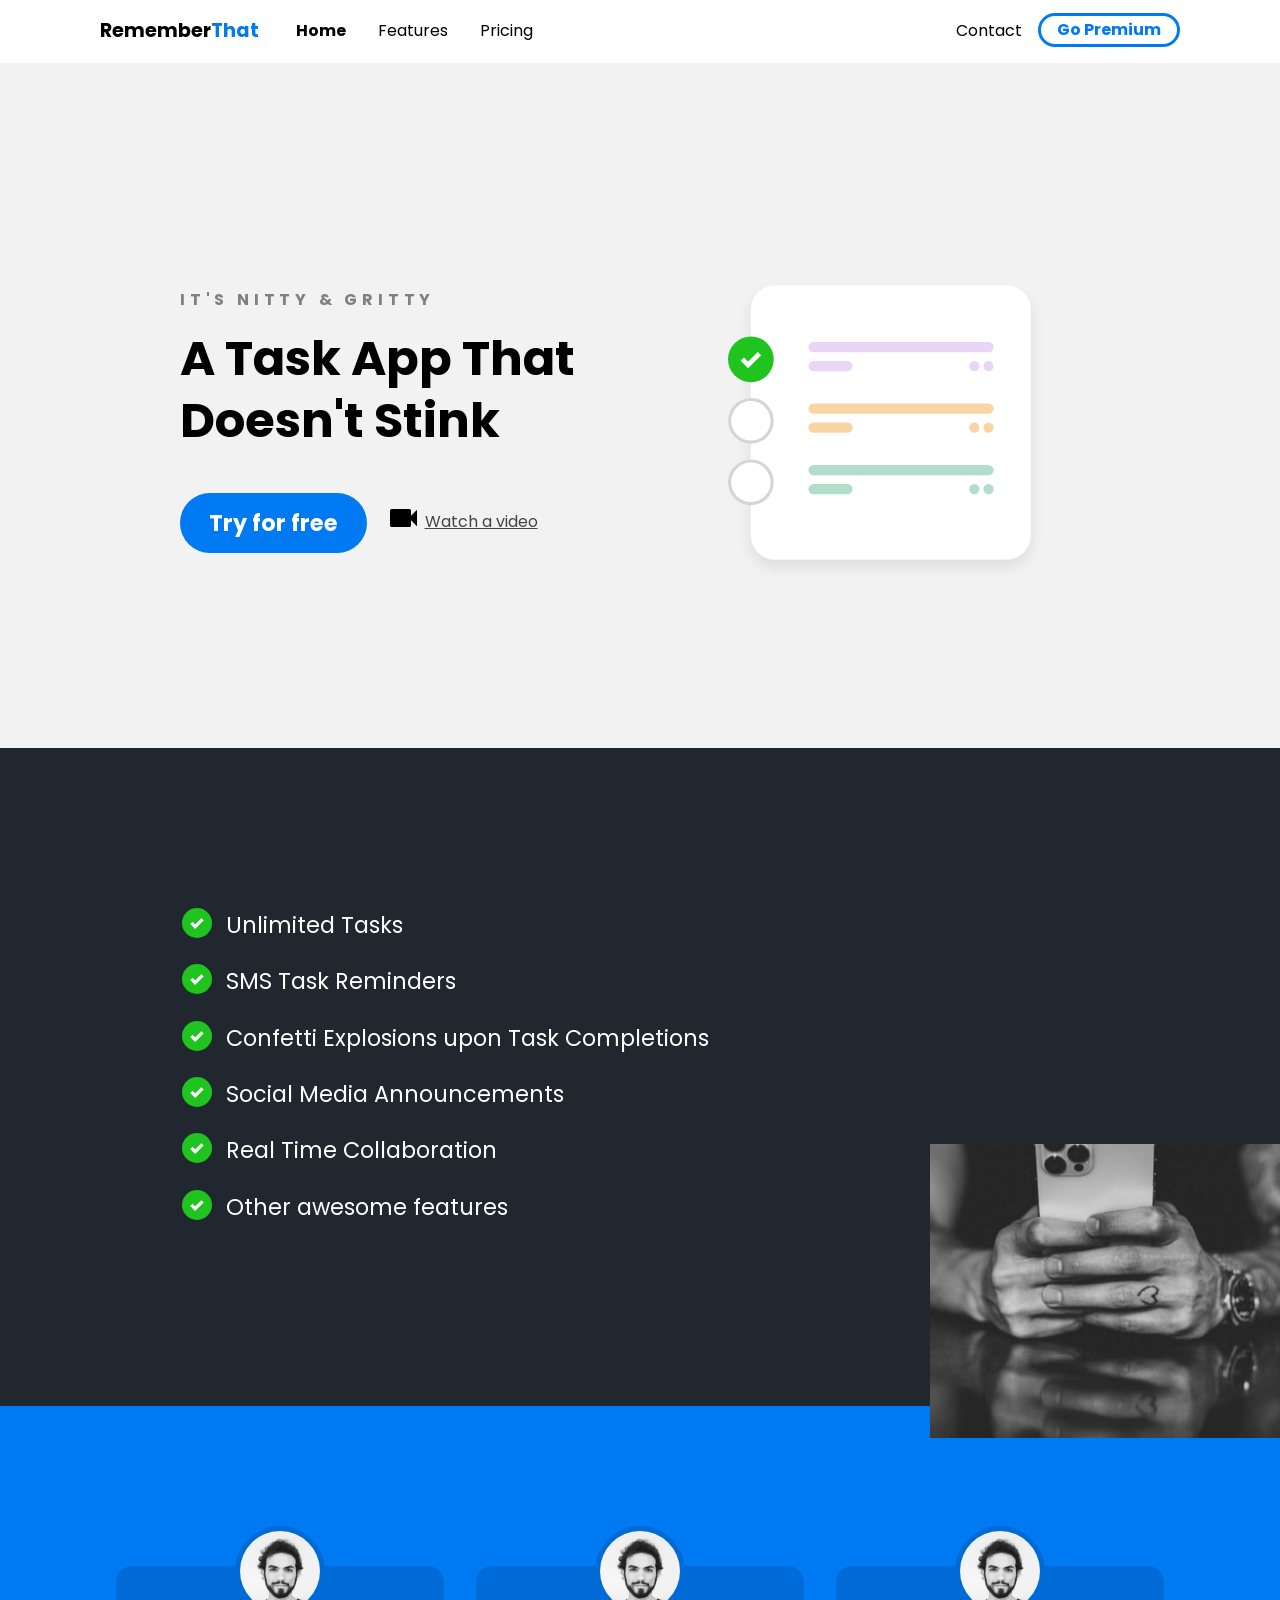
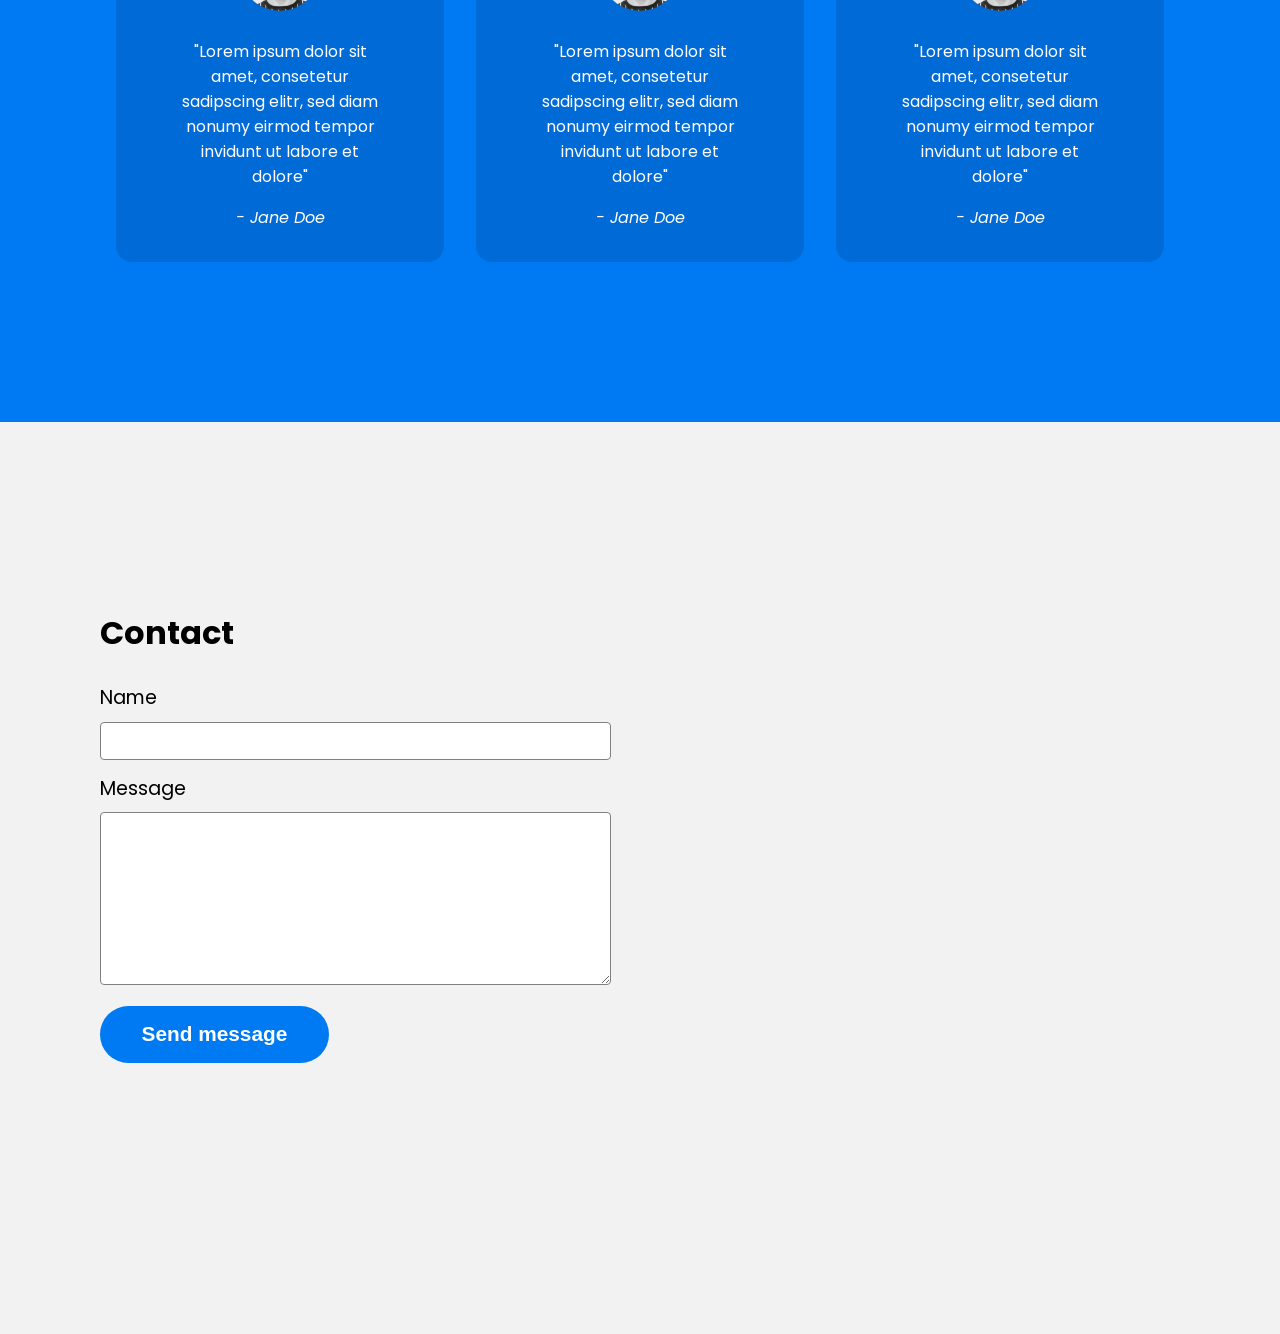
<file: Images/index.html>
<!DOCTYPE html>
<html lang="en">
<head>
    <meta charset="UTF-8">
    <meta name="viewport" content="width=device-width, initial-scale=1.0">
    <title>The 2021 Frontend Developer Crash Course</title>
    <link rel="stylesheet" href="css/main.css">
</head>
<body>
    <div class="navbar">
        <div class="container">
            <a class="logo" href="#">Remember<span>That</span></a>

            <img id="mobile-cta" class="mobile-menu" src="images/menu.svg" alt="Open Navigation">

            <nav>
                <img id="mobile-exit" class="mobile-menu-exit" src="images/exit.svg" alt="Close Navigation">
                
                <ul class="primary-nav">
                    <li class="current"><a href="#">Home</a></li>
                    <li><a href="#">Features</a></li>
                    <li><a href="#">Pricing</a></li>
                </ul>

                <ul class="secondary-nav">
                    <li><a href="#">Contact</a></li>
                    <li class="go-premium-cta"><a href="#">Go Premium</a></li>
                </ul>
            </nav>
        </div>
    </div>

    <section class="hero">
        <div class="container">
            <div class="left-col">
                <p class="subhead">It's Nitty &amp; Gritty</p>
                <h1>A Task App That Doesn't Stink</h1>

                <div class="hero-cta">
                    <a href="#" class="primary-cta">Try for free</a>
                    <a href="#" class="watch-video-cta">
                        <img src="images/watch.svg" alt="Watch a video">Watch a video
                    </a>
                </div>
            </div>

            <img src="images/illustration.svg" class="hero-img" alt="Illustration">
        </div>
    </section>

    <section class="features-section">
        <div class="container">
            <ul class="features-list">
                <li>Unlimited Tasks</li>
                <li>SMS Task Reminders</li>
                <li>Confetti Explosions upon Task Completions</li>
                <li>Social Media Announcements</li>
                <li>Real Time Collaboration</li>
                <li>Other awesome features</li>
            </ul>

            <img src="images/holding-phone.jpg" alt="Man holding phone">
        </div>
    </section>

    <section class="testimonials-section">
        <div class="container">
            <ul>
                <li>
                    <img src="images/person.jpg" alt="Person">

                    <blockquote>"Lorem ipsum dolor sit amet, consetetur sadipscing elitr, sed diam nonumy eirmod tempor invidunt ut labore et dolore"</blockquote>
                    <cite>- Jane Doe</cite>
                </li>
                <li>
                    <img src="images/person.jpg" alt="Person">

                    <blockquote>"Lorem ipsum dolor sit amet, consetetur sadipscing elitr, sed diam nonumy eirmod tempor invidunt ut labore et dolore"</blockquote>
                    <cite>- Jane Doe</cite>
                </li>
                <li>
                    <img src="images/person.jpg" alt="Person">

                    <blockquote>"Lorem ipsum dolor sit amet, consetetur sadipscing elitr, sed diam nonumy eirmod tempor invidunt ut labore et dolore"</blockquote>
                    <cite>- Jane Doe</cite>
                </li>
            </ul>
        </div>
    </section>

    <section class="contact-section">
        <div class="container">
            <div class="contact-left">
                <h2>Contact</h2>

                <form action="">
                    <label for="name">Name</label>
                    <input type="text" id="name" name="name">

                    <label for="message">Message</label>
                    <textarea name="message" id="message" cols="30" rows="10"></textarea>

                    <input type="submit" class="send-message-cta" value="Send message">
                </form>
            </div>
            <div class="contact-right">
                <iframe src="https://www.google.com/maps/embed?pb=!1m18!1m12!1m3!1d26430.393553120906!2d-118.43209796322542!3d34.10028430183922!2m3!1f0!2f0!3f0!3m2!1i1024!2i768!4f13.1!3m3!1m2!1s0x80c2bc35fbd217ef%3A0xcf1ef9352700d95c!2sBeverly%20Hills%2C%20CA%2090210!5e0!3m2!1sen!2sus!4v1611702818717!5m2!1sen!2sus" width="600" height="450" frameborder="0" style="border:0;" allowfullscreen="" aria-hidden="false" tabindex="0"></iframe>
            </div>

        </div>
    </section>

    <script>

        const mobileBtn = document.getElementById('mobile-cta')
              nav = document.querySelector('nav')
              mobileBtnExit = document.getElementById('mobile-exit');

        mobileBtn.addEventListener('click', () => {
            nav.classList.add('menu-btn');
        })

        mobileBtnExit.addEventListener('click', () => {
            nav.classList.remove('menu-btn');
        })



    </script>

</body>
</html>
</file>
<file: Images/css/main.css>
@import url("https://fonts.googleapis.com/css2?family=Poppins:wght@400;700&display=swap");
:root {
  --primary-color: #007AF3;
}

body {
  background: #F2F2F2;
  margin: 0;
  font-family: 'Poppins';
}

.navbar {
  background: white;
  padding: 1em;
}

.navbar .logo {
  text-decoration: none;
  font-weight: bold;
  color: black;
  font-size: 1.2em;
}

.navbar .logo span {
  color: var(--primary-color);
}

.navbar nav {
  display: none;
}

.navbar .container {
  display: -webkit-box;
  display: -ms-flexbox;
  display: flex;
  place-content: space-between;
}

.navbar .mobile-menu {
  cursor: pointer;
}

a {
  color: #444444;
}

ul {
  list-style-type: none;
  margin: 0;
  padding: 0;
}

section {
  padding: 5em 2em;
}

.hero {
  text-align: center;
}

.left-col .subhead {
  text-transform: uppercase;
  font-weight: bold;
  color: gray;
  letter-spacing: .3em;
}

.left-col h1 {
  font-size: 2.5em;
  line-height: 1.3em;
  margin-top: .2em;
}

.left-col .primary-cta {
  background: var(--primary-color);
  color: white;
  text-decoration: none;
  padding: .6em 1.3em;
  font-size: 1.4em;
  border-radius: 5em;
  font-weight: bold;
  display: inline-block;
}

.left-col .watch-video-cta {
  display: block;
  margin-top: 1em;
}

.left-col .watch-video-cta img {
  margin-right: .5em;
}

.hero-img {
  width: 70%;
  margin-top: 3em;
}

section.features-section {
  background: #20272E;
  color: white;
}

ul.features-list {
  margin: 0;
  padding-left: .1em;
  display: -ms-grid;
  display: grid;
  -ms-grid-columns: (minmax(19rem, 1fr))[auto-fit];
      grid-template-columns: repeat(auto-fit, minmax(19rem, 1fr));
}

ul.features-list li {
  font-size: 1.1em;
  margin-bottom: 1em;
  margin-left: 2em;
  position: relative;
}

ul.features-list li:before {
  content: '';
  left: -2em;
  position: absolute;
  width: 20px;
  height: 20px;
  background-image: url("../images/bullet.svg");
  background-size: contain;
  margin-right: .5em;
}

.features-section img {
  display: none;
}

.testimonials-section {
  background: var(--primary-color);
  color: white;
}

.testimonials-section li {
  background: #006BD6;
  text-align: center;
  padding: 2em 1em;
  width: 80%;
  margin: 0 auto 5em auto;
  border-radius: 1em;
}

.testimonials-section li img {
  width: 5em;
  height: 5em;
  border: 5px solid #006BD6;
  border-radius: 50%;
  margin-top: -4.5em;
}

h2 {
  font-size: 2em;
}

label {
  display: block;
  font-size: 1.2em;
  margin-bottom: .5em;
}

input, textarea {
  width: 100%;
  padding: .8em;
  margin-bottom: 1em;
  border-radius: .3em;
  border: 1px solid gray;
  -webkit-box-sizing: border-box;
          box-sizing: border-box;
}

input[type="submit"] {
  background-color: var(--primary-color);
  color: white;
  font-weight: bold;
  font-size: 1.3em;
  border: none;
  margin-bottom: 5em;
  border-radius: 5em;
  display: inline-block;
  padding: .8em 2em;
  width: unset;
  cursor: pointer;
}

iframe {
  width: 100%;
  height: 300px;
}

nav.menu-btn {
  display: block;
}

nav {
  position: fixed;
  z-index: 999;
  width: 66%;
  right: 0;
  top: 0;
  background: #20272E;
  height: 100vh;
  padding: 1em;
}

nav ul.primary-nav {
  margin-top: 5em;
}

nav li a {
  color: white;
  text-decoration: none;
  display: block;
  padding: .5em;
  font-size: 1.3em;
  text-align: right;
}

nav li a:hover {
  font-weight: bold;
}

.mobile-menu-exit {
  float: right;
  margin: .5em;
  cursor: pointer;
}

@media only screen and (min-width: 768px) {
  .mobile-menu, .mobile-menu-exit {
    display: none;
  }
  .navbar .container {
    display: -ms-grid;
    display: grid;
    -ms-grid-columns: 180px auto;
        grid-template-columns: 180px auto;
    -webkit-box-pack: unset;
        -ms-flex-pack: unset;
            justify-content: unset;
  }
  .navbar nav {
    display: -webkit-box;
    display: -ms-flexbox;
    display: flex;
    -webkit-box-pack: justify;
        -ms-flex-pack: justify;
            justify-content: space-between;
    background: none;
    position: unset;
    height: auto;
    width: 100%;
    padding: 0;
  }
  .navbar nav ul {
    display: -webkit-box;
    display: -ms-flexbox;
    display: flex;
  }
  .navbar nav a {
    color: black;
    font-size: 1em;
    padding: .1em 1em;
  }
  .navbar nav ul.primary-nav {
    margin: 0;
  }
  .navbar nav li.current a {
    font-weight: bold;
  }
  .navbar nav li.go-premium-cta a {
    color: var(--primary-color);
    border: 3px solid var(--primary-color);
    font-weight: bold;
    border-radius: 5em;
    margin-top: -.2em;
  }
  .navbar nav li.go-premium-cta a:hover {
    background: var(--primary-color);
    color: white;
  }
}

@media only screen and (min-width: 1080px) {
  .container {
    width: 1080px;
    margin: 0 auto;
  }
  section {
    padding: 10em 4em;
  }
  .hero .container {
    display: -webkit-box;
    display: -ms-flexbox;
    display: flex;
    -webkit-box-pack: justify;
        -ms-flex-pack: justify;
            justify-content: space-between;
    text-align: left;
  }
  .hero .container .left-col {
    margin: 3em 3em 0 5em;
  }
  .hero .container .left-col h1 {
    font-size: 3em;
    width: 90%;
  }
  .hero-img {
    width: 30%;
    margin-right: 8em;
  }
  .hero-cta {
    display: -webkit-box;
    display: -ms-flexbox;
    display: flex;
  }
  .primary-cta {
    margin-right: 1em;
  }
  ul.features-list {
    display: block;
    margin-left: 5em;
  }
  ul.features-list li {
    font-size: 1.4em;
  }
  ul.features-list li:before {
    width: 30px;
    height: 30px;
  }
  .features-section {
    position: relative;
  }
  .features-section img {
    display: block;
    position: absolute;
    right: 0;
    width: 350px;
    bottom: -2em;
  }
  .testimonials-section ul {
    display: -webkit-box;
    display: -ms-flexbox;
    display: flex;
  }
  .testimonials-section ul li {
    margin: 0 1em;
  }
  .contact-section {
    position: relative;
  }
  .contact-section .container {
    display: -webkit-box;
    display: -ms-flexbox;
    display: flex;
  }
  .contact-right {
    position: absolute;
    right: 0;
    top: 0;
    width: 45%;
    height: 100%;
  }
  .contact-right iframe {
    height: 100%;
  }
}

@media only screen and (min-width: 1450px) {
  .features-section:before {
    content: '';
    position: absolute;
    width: 10%;
    height: 20em;
    background: var(--primary-color);
    left: 0;
    top: -4em;
  }
  .features-section:after {
    content: '';
    position: absolute;
    width: 200px;
    height: 20em;
    background: url("../images/dots.svg") no-repeat;
    left: 4.5em;
    top: 2em;
  }
}
/*# sourceMappingURL=main.css.map */
</file>
